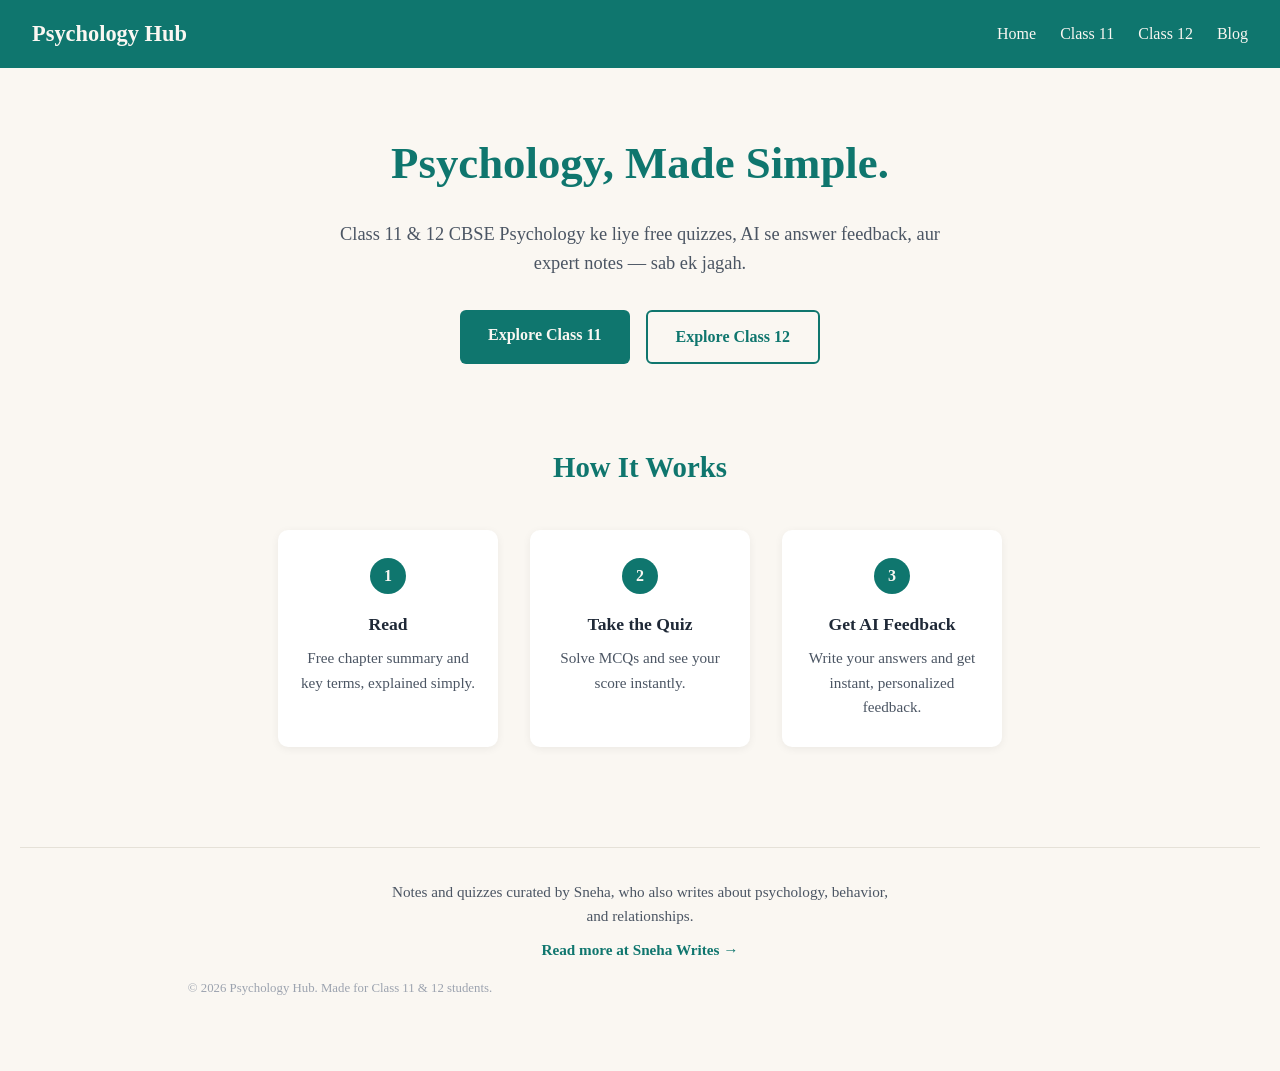
<file: index.html>
<!DOCTYPE html>
<html lang="en">
<head>
  <meta charset="UTF-8">
  <meta name="viewport" content="width=device-width, initial-scale=1.0">
  <title>Psychology Hub - Class 11 & 12</title>
  <link rel="stylesheet" href="css/style.css">
</head>
<body>
<nav class="navbar">
  <div class="logo">Psychology Hub</div>
  <ul class="nav-links">
    <li><a href="index.html">Home</a></li>
    <li><a href="class-11.html">Class 11</a></li>
    <li><a href="class-12.html">Class 12</a></li>
    <li><a href="#">Blog</a></li>
  </ul>
</nav>
 <section class="hero">
  <h1>Psychology, Made Simple.</h1>
  <p>Class 11 & 12 CBSE Psychology ke liye free quizzes, AI se answer feedback, aur expert notes — sab ek jagah.</p>
  <div class="hero-buttons">
    <a href="class-11.html" class="btn btn-primary">Explore Class 11</a>
    <a href="class-12.html" class="btn btn-secondary">Explore Class 12</a>
  </div>
</section>
<section class="how-it-works">
  <h2>How It Works</h2>
  <div class="steps">
    <div class="step">
      <div class="step-number">1</div>
      <h3>Read</h3>
      <p>Free chapter summary and key terms, explained simply.</p>
    </div>
    <div class="step">
      <div class="step-number">2</div>
      <h3>Take the Quiz</h3>
      <p>Solve MCQs and see your score instantly.</p>
    </div>
    <div class="step">
      <div class="step-number">3</div>
      <h3>Get AI Feedback</h3>
      <p>Write your answers and get instant, personalized feedback.</p>
    </div>
  </div>
</section>
<footer class="site-footer">
  <div class="footer-content">
    <p class="footer-bio">
  Notes and quizzes curated by Sneha, who also writes about psychology, behavior, and relationships.
</p>
    <a href="https://writesbysneha.blogspot.com/" target="_blank" class="footer-blog-link">
      Read more at Sneha Writes →
    </a>
  </div>
  <p class="footer-copy">© 2026 Psychology Hub. Made for Class 11 & 12 students.</p>
</footer>
</body>
</html>
</file>
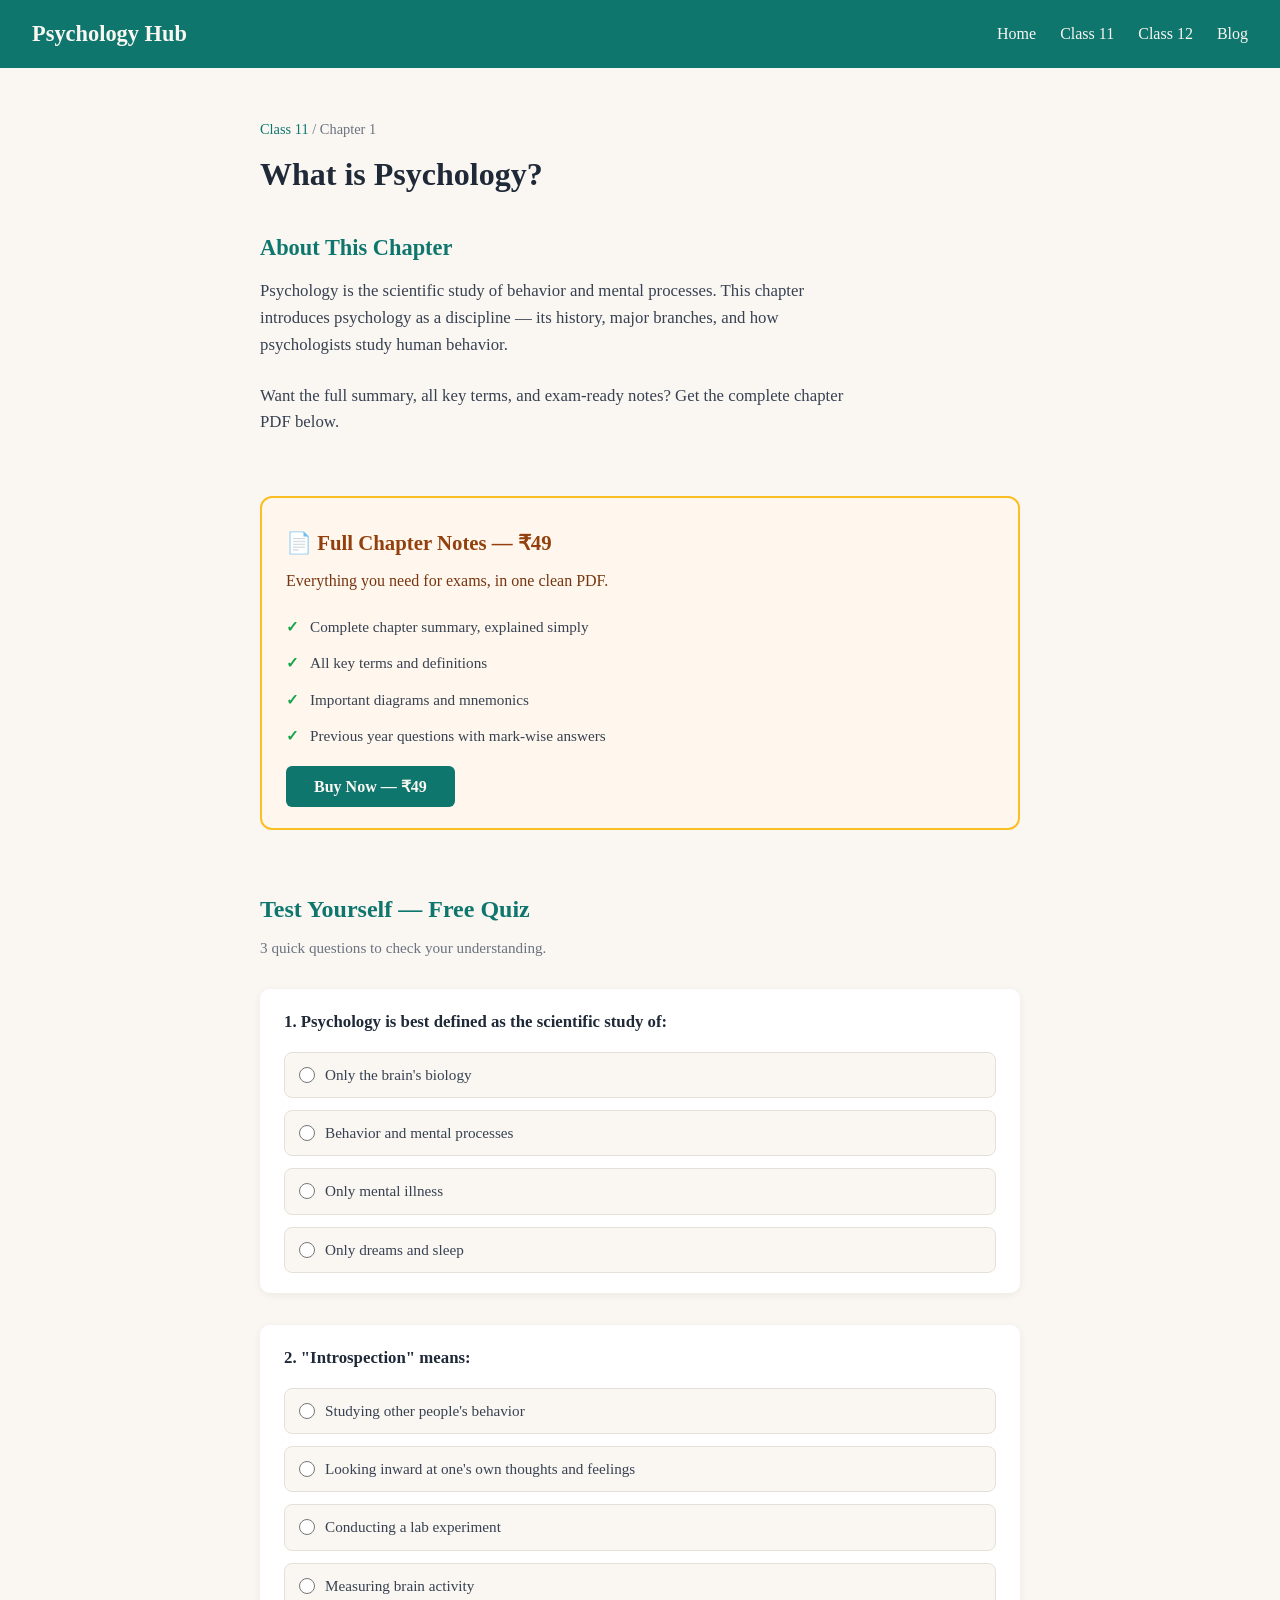
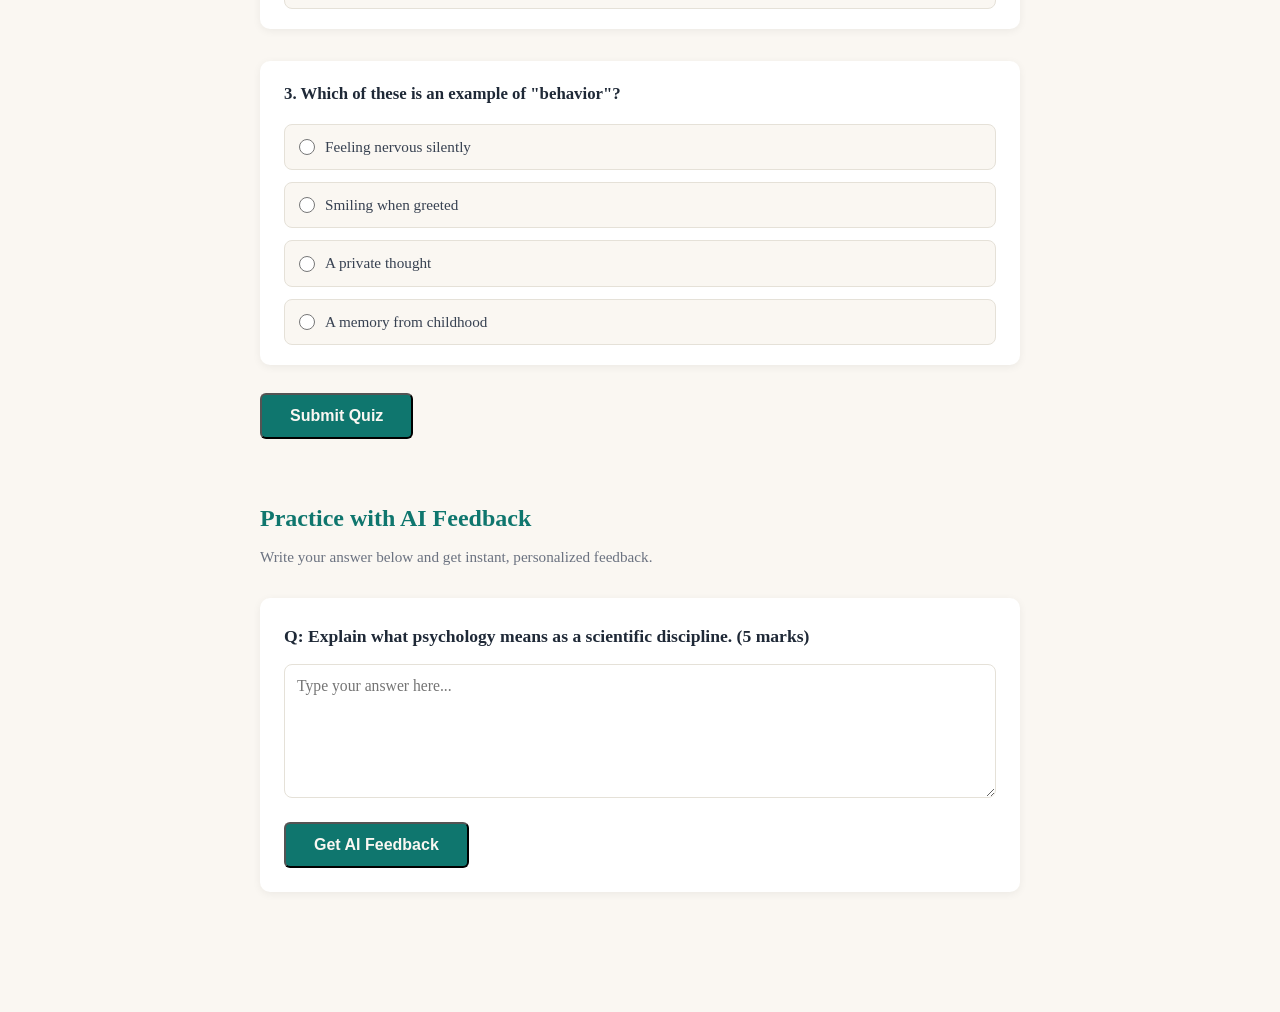
<file: chapter-template.html>
<!DOCTYPE html>
<html lang="en">
<head>
  <meta charset="UTF-8">
  <meta name="viewport" content="width=device-width, initial-scale=1.0">
  <title>What is Psychology? - Psychology Hub</title>
  <link rel="stylesheet" href="css/style.css">
</head>
<body>

  <nav class="navbar">
    <div class="logo">Psychology Hub</div>
    <ul class="nav-links">
      <li><a href="index.html">Home</a></li>
      <li><a href="class-11.html">Class 11</a></li>
      <li><a href="class-12.html">Class 12</a></li>
      <li><a href="#">Blog</a></li>
    </ul>
  </nav>

  <section class="chapter-header">
    <p class="breadcrumb"><a href="class-11.html">Class 11</a> / Chapter 1</p>
    <h1>What is Psychology?</h1>
  </section>

  <section class="chapter-summary">
  <h2>About This Chapter</h2>
  <p>
    Psychology is the scientific study of behavior and mental processes.
    This chapter introduces psychology as a discipline — its history,
    major branches, and how psychologists study human behavior.
  </p>
  <p class="teaser-note">
    Want the full summary, all key terms, and exam-ready notes? Get the complete chapter PDF below.
  </p>
</section>
<section class="notes-promo">
  <div class="notes-promo-card">
    <h3>📄 Full Chapter Notes — ₹49</h3>
    <p>Everything you need for exams, in one clean PDF.</p>
    <ul class="notes-features">
      <li>Complete chapter summary, explained simply</li>
      <li>All key terms and definitions</li>
      <li>Important diagrams and mnemonics</li>
      <li>Previous year questions with mark-wise answers</li>
    </ul>
    <a href="#" class="btn btn-primary">Buy Now — ₹49</a>
  </div>
</section>
<section class="quiz-section" id="quiz">
  <h2>Test Yourself — Free Quiz</h2>
  <p class="quiz-intro">3 quick questions to check your understanding.</p>

  <div class="quiz-container" id="quiz-container">

    <div class="quiz-question" data-question="1">
      <p class="question-text">1. Psychology is best defined as the scientific study of:</p>
      <div class="options">
        <label class="option"><input type="radio" name="q1" value="wrong"> Only the brain's biology</label>
        <label class="option"><input type="radio" name="q1" value="correct"> Behavior and mental processes</label>
        <label class="option"><input type="radio" name="q1" value="wrong"> Only mental illness</label>
        <label class="option"><input type="radio" name="q1" value="wrong"> Only dreams and sleep</label>
      </div>
    </div>

    <div class="quiz-question" data-question="2">
      <p class="question-text">2. "Introspection" means:</p>
      <div class="options">
        <label class="option"><input type="radio" name="q2" value="wrong"> Studying other people's behavior</label>
        <label class="option"><input type="radio" name="q2" value="correct"> Looking inward at one's own thoughts and feelings</label>
        <label class="option"><input type="radio" name="q2" value="wrong"> Conducting a lab experiment</label>
        <label class="option"><input type="radio" name="q2" value="wrong"> Measuring brain activity</label>
      </div>
    </div>

    <div class="quiz-question" data-question="3">
      <p class="question-text">3. Which of these is an example of "behavior"?</p>
      <div class="options">
        <label class="option"><input type="radio" name="q3" value="wrong"> Feeling nervous silently</label>
        <label class="option"><input type="radio" name="q3" value="correct"> Smiling when greeted</label>
        <label class="option"><input type="radio" name="q3" value="wrong"> A private thought</label>
        <label class="option"><input type="radio" name="q3" value="wrong"> A memory from childhood</label>
      </div>
    </div>

  </div>

  <button id="submit-quiz" class="btn btn-primary">Submit Quiz</button>

  <div id="quiz-result" class="quiz-result"></div>

</section>
<section class="ai-evaluator">
  <h2>Practice with AI Feedback</h2>
  <p class="quiz-intro">Write your answer below and get instant, personalized feedback.</p>

  <div class="evaluator-card">
    <p class="eval-question">Q: Explain what psychology means as a scientific discipline. (5 marks)</p>
    
    <textarea id="student-answer" placeholder="Type your answer here..." rows="6"></textarea>
    
    <button id="submit-answer" class="btn btn-primary">Get AI Feedback</button>
    
    <div id="eval-loading" class="eval-loading" style="display: none;">
      Checking your answer...
    </div>

    <div id="eval-result" class="eval-result" style="display: none;"></div>
  </div>
</section>
<script>
  document.getElementById('submit-quiz').addEventListener('click', function() {
    
    const questions = document.querySelectorAll('.quiz-question');
    let score = 0;
    let totalQuestions = questions.length;

    questions.forEach(function(question) {
      const selected = question.querySelector('input[type="radio"]:checked');
      if (selected && selected.value === 'correct') {
        score++;
      }
    });

    // Score ke hisaab se feedback message decide karo
    let feedback = "";
    if (score === totalQuestions) {
      feedback = "Perfect score! You know this chapter well.";
    } else if (score >= totalQuestions / 2) {
      feedback = "Good effort! Review the topics you missed and try again.";
    } else {
      feedback = "No worries — this is just practice. Read the chapter again and give it another shot.";
    }

    const resultDiv = document.getElementById('quiz-result');
    resultDiv.innerHTML = `You scored ${score} out of ${totalQuestions}. ${feedback}`;
    resultDiv.style.color = '#0F766E';

  });
</script>
<script>
  document.getElementById('submit-answer').addEventListener('click', async function() {
    
    const answer = document.getElementById('student-answer').value;

    if (answer.trim() === "") {
      alert("Please write an answer first!");
      return;
    }

    const loadingDiv = document.getElementById('eval-loading');
    const resultDiv = document.getElementById('eval-result');

    // Loading message dikhao, purana result chhupao
    loadingDiv.style.display = "block";
    resultDiv.style.display = "none";

    try {
      const response = await fetch('/.netlify/functions/evaluate-answer', {
        method: 'POST',
        headers: { 'Content-Type': 'application/json' },
        body: JSON.stringify({
          question: "Explain what psychology means as a scientific discipline. (5 marks)",
          studentAnswer: answer
        })
      });

      const data = await response.json();

      loadingDiv.style.display = "none";
      resultDiv.style.display = "block";

      resultDiv.innerHTML = `
        <div class="eval-score">Score: ${data.score} / 5</div>
        <div class="eval-feedback">${data.feedback}</div>
        <div class="eval-missed"><strong>What you could add:</strong> ${data.missedPoints}</div>
      `;

    } catch (error) {
      loadingDiv.style.display = "none";
      resultDiv.style.display = "block";
      resultDiv.innerHTML = "Something went wrong. Please try again in a moment.";
    }

  });
</script>

</body>
</html>
</file>
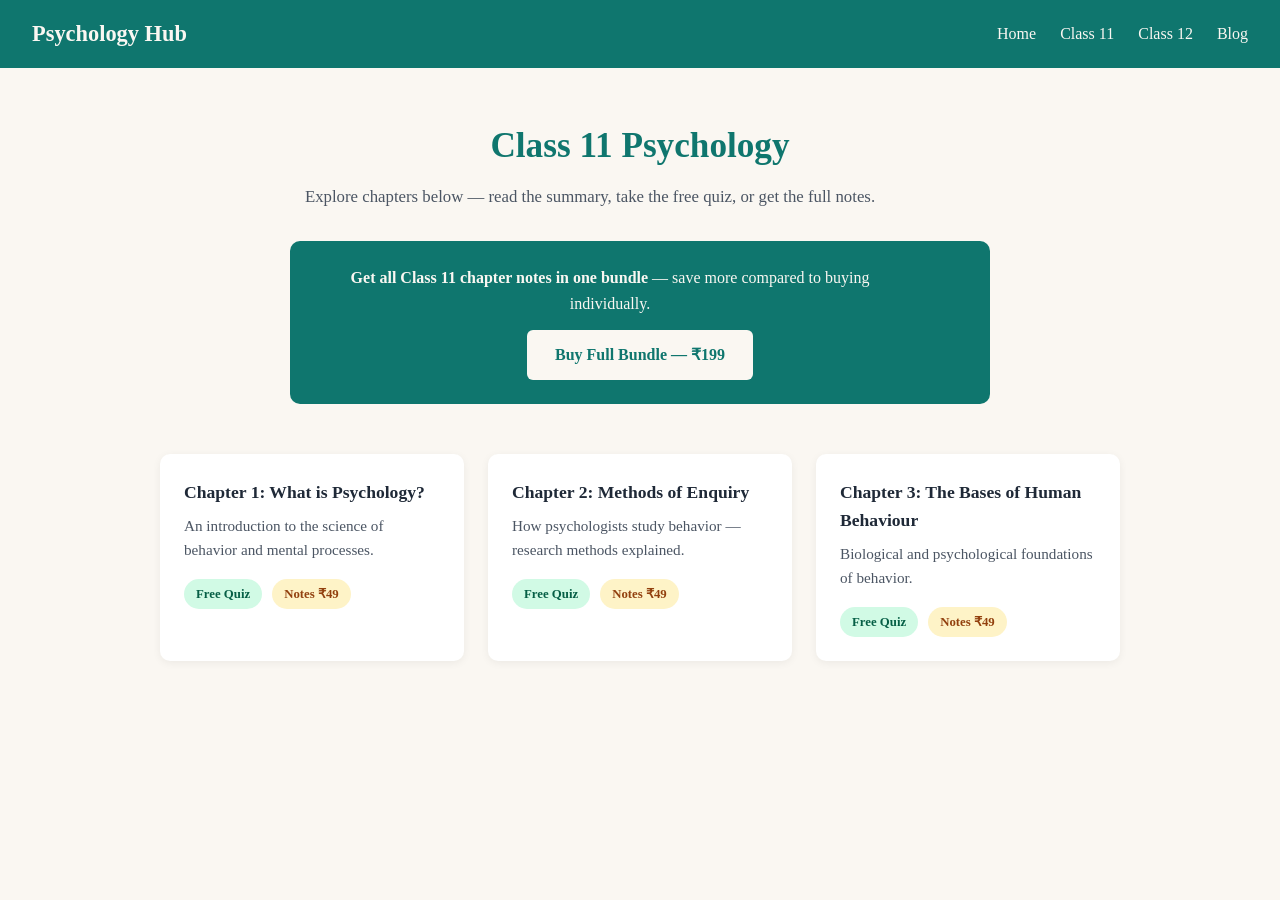
<file: class-11.html>
<!DOCTYPE html>
<html lang="en">
<head>
  <meta charset="UTF-8">
  <meta name="viewport" content="width=device-width, initial-scale=1.0">
  <title>Class 11 - Psychology Hub</title>
  <link rel="stylesheet" href="css/style.css">
</head>
<body>

  <nav class="navbar">
    <div class="logo">Psychology Hub</div>
    <ul class="nav-links">
      <li><a href="index.html">Home</a></li>
      <li><a href="class-11.html">Class 11</a></li>
      <li><a href="class-12.html">Class 12</a></li>
      <li><a href="#">Blog</a></li>
    </ul>
  </nav>

  <section class="dashboard-header">
  <h1>Class 11 Psychology</h1>
  <p>Explore chapters below — read the summary, take the free quiz, or get the full notes.</p>
</section>

<section class="bundle-banner">
  <p><strong>Get all Class 11 chapter notes in one bundle</strong> — save more compared to buying individually.</p>
  <a href="#" class="btn btn-primary">Buy Full Bundle — ₹199</a>
</section>

<section class="chapter-grid">

 <div class="chapter-card">
  <h3>Chapter 1: What is Psychology?</h3>
  <p>An introduction to the science of behavior and mental processes.</p>
  <div class="chapter-badges">
   <a href="chapter.html?id=class-11-chapter-1#quiz" class="badge badge-free">Free Quiz</a>
    <a href="#" class="badge badge-paid">Notes ₹49</a>
  </div>
</div>

  <div class="chapter-card">
  <h3>Chapter 2: Methods of Enquiry</h3>
  <p>How psychologists study behavior — research methods explained.</p>
  <div class="chapter-badges">
    <a href="chapter.html?id=class-11-chapter-2#quiz" class="badge badge-free">Free Quiz</a>
    <a href="#" class="badge badge-paid">Notes ₹49</a>
  </div>
</div>

  <div class="chapter-card">
    <h3>Chapter 3: The Bases of Human Behaviour</h3>
    <p>Biological and psychological foundations of behavior.</p>
    <div class="chapter-badges">
      <span class="badge badge-free">Free Quiz</span>
      <span class="badge badge-paid">Notes ₹49</span>
    </div>
  </div>

</section>

</body>
</html>
</file>
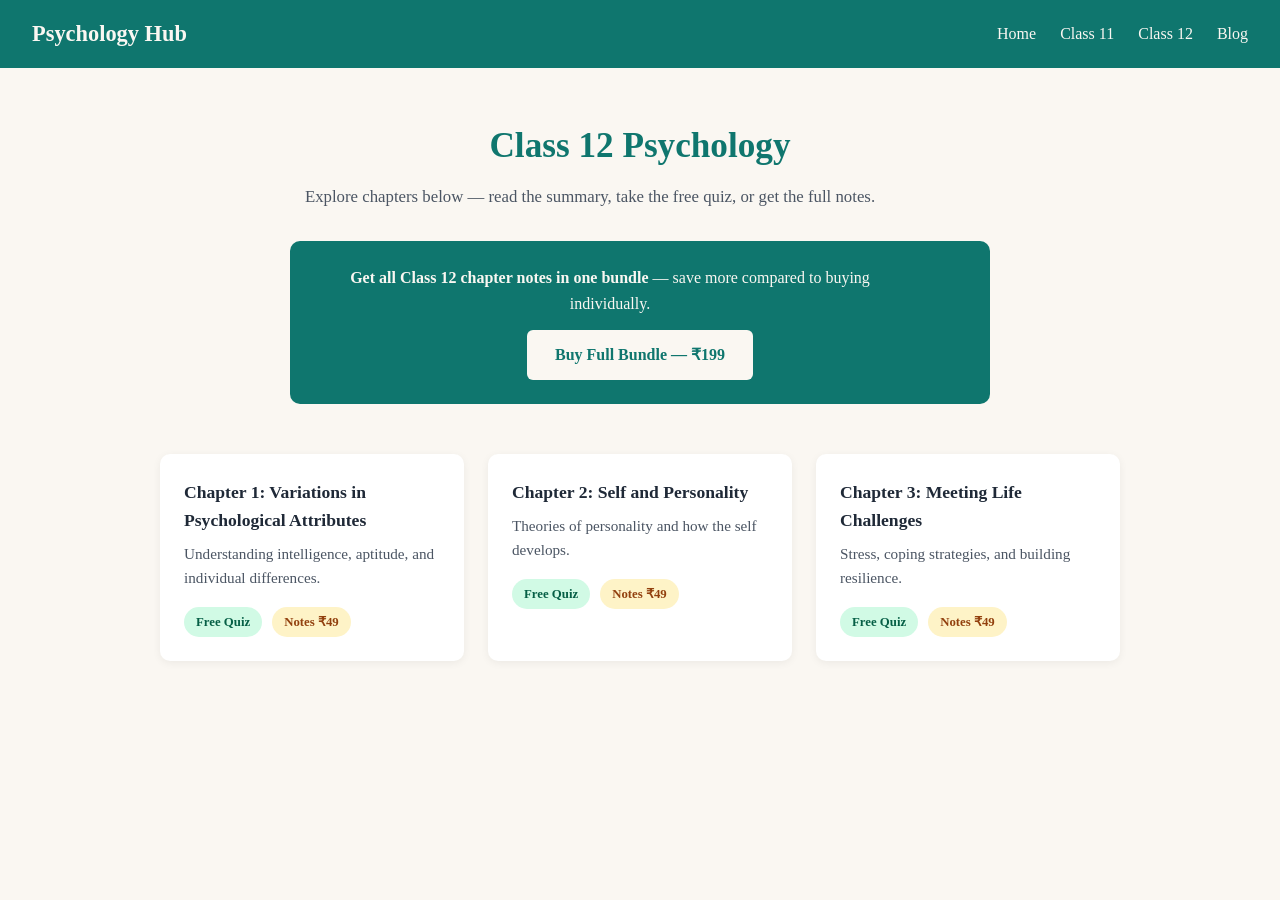
<file: class-12.html>
<!DOCTYPE html>
<html lang="en">
<head>
  <meta charset="UTF-8">
  <meta name="viewport" content="width=device-width, initial-scale=1.0">
  <title>Class 12 - Psychology Hub</title>
  <link rel="stylesheet" href="css/style.css">
</head>
<body>

  <nav class="navbar">
    <div class="logo">Psychology Hub</div>
    <ul class="nav-links">
      <li><a href="index.html">Home</a></li>
      <li><a href="class-11.html">Class 11</a></li>
      <li><a href="class-12.html">Class 12</a></li>
      <li><a href="#">Blog</a></li>
    </ul>
  </nav>
<section class="dashboard-header">
  <h1>Class 12 Psychology</h1>
  <p>Explore chapters below — read the summary, take the free quiz, or get the full notes.</p>
</section>

<section class="bundle-banner">
  <p><strong>Get all Class 12 chapter notes in one bundle</strong> — save more compared to buying individually.</p>
  <a href="#" class="btn btn-primary">Buy Full Bundle — ₹199</a>
</section>

<section class="chapter-grid">

  <div class="chapter-card">
    <h3>Chapter 1: Variations in Psychological Attributes</h3>
    <p>Understanding intelligence, aptitude, and individual differences.</p>
    <div class="chapter-badges">
      <span class="badge badge-free">Free Quiz</span>
      <span class="badge badge-paid">Notes ₹49</span>
    </div>
  </div>

  <div class="chapter-card">
    <h3>Chapter 2: Self and Personality</h3>
    <p>Theories of personality and how the self develops.</p>
    <div class="chapter-badges">
      <span class="badge badge-free">Free Quiz</span>
      <span class="badge badge-paid">Notes ₹49</span>
    </div>
  </div>

  <div class="chapter-card">
    <h3>Chapter 3: Meeting Life Challenges</h3>
    <p>Stress, coping strategies, and building resilience.</p>
    <div class="chapter-badges">
      <span class="badge badge-free">Free Quiz</span>
      <span class="badge badge-paid">Notes ₹49</span>
    </div>
  </div>

</section>

</body>
</html>
</file>
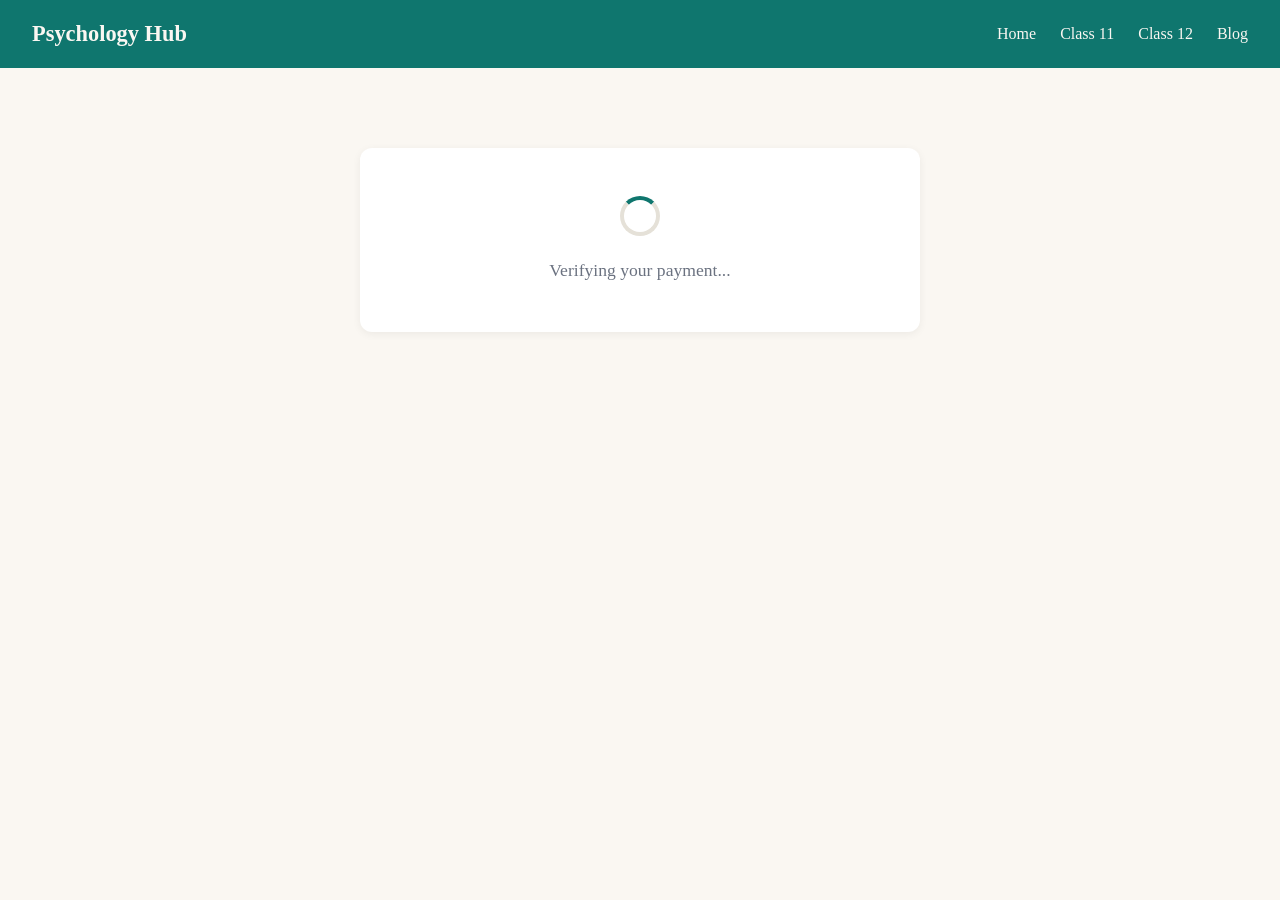
<file: thank-you.html>
<!DOCTYPE html>
<html lang="en">
<head>
  <meta charset="UTF-8">
  <meta name="viewport" content="width=device-width, initial-scale=1.0">
  <title>Thank You - Psychology Hub</title>
  <link rel="stylesheet" href="css/style.css">
</head>
<body>

  <nav class="navbar">
    <div class="logo">Psychology Hub</div>
    <ul class="nav-links">
      <li><a href="index.html">Home</a></li>
      <li><a href="class-11.html">Class 11</a></li>
      <li><a href="class-12.html">Class 12</a></li>
      <li><a href="#">Blog</a></li>
    </ul>
  </nav>

  <section class="thank-you-section">

    <div class="thank-you-card" id="loading-card">
      <div class="spinner"></div>
      <p>Verifying your payment...</p>
    </div>

    <div class="thank-you-card" id="success-card" style="display: none;">
      <div class="success-icon">✅</div>
      <h1>Thank You for Your Purchase!</h1>
      <p>Your payment was successful. Click below to download your notes.</p>
      <a href="#" id="download-link" class="btn btn-primary">Download Your PDF</a>
      <p class="thank-you-note">A copy of this link has also been sent to your email (if provided during checkout).</p>
    </div>

  </section>

  <script>
    const urlParams = new URLSearchParams(window.location.search);
    const chapterId = urlParams.get('id');

    const downloadLinks = {
      "class-11-chapter-1": "https://drive.google.com/your-chapter-1-link-here",
      "class-11-chapter-2": "https://drive.google.com/your-chapter-2-link-here",
      "class-11-bundle": "https://drive.google.com/your-bundle-link-here"
    };

    const link = downloadLinks[chapterId];

    setTimeout(function() {
      document.getElementById('loading-card').style.display = 'none';
      document.getElementById('success-card').style.display = 'block';

      if (link) {
        document.getElementById('download-link').href = link;
      } else {
        document.getElementById('download-link').textContent = "Link not found — contact support";
      }
    }, 1500);
  </script>

</body>
</html>
</file>
<file: css/style.css>
/* Basic Reset - sabhi browsers mein same dikhega */
* {
  margin: 0;
  padding: 0;
  box-sizing: border-box;
}

body {
  font-family: 'Georgia', serif;
  background-color: #FAF7F2;   /* Soft ivory background */
  color: #1F2937;               /* Dark grey text - readable, not harsh black */
  line-height: 1.6;
  padding: 40px 20px;
}

h1 {
  color: #0F766E;               /* Deep teal - trust color */
  font-size: 2.2rem;
  margin-bottom: 16px;
}

p {
  font-size: 1.1rem;
  max-width: 600px;
}
.navbar {
  display: flex;
  justify-content: space-between;
  align-items: center;
  background-color: #0F766E;
  padding: 16px 32px;
  margin: -40px -20px 40px -20px;
}

.logo {
  color: #FAF7F2;
  font-size: 1.4rem;
  font-weight: bold;
}

.nav-links {
  list-style: none;
  display: flex;
  gap: 24px;
}

.nav-links a {
  color: #FAF7F2;
  text-decoration: none;
  font-size: 1rem;
}

.nav-links a {
  color: #FAF7F2;
  text-decoration: none;
  font-size: 1rem;
  transition: color 0.2s ease;
}

.nav-links a:hover {
  color: #99F6E4;
}
.hero {
  text-align: center;
  max-width: 700px;
  margin: 60px auto;
}

.hero h1 {
  font-size: 2.8rem;
}

.hero p {
  font-size: 1.15rem;
  color: #4B5563;
  margin: 20px auto 32px auto;
}

.hero-buttons {
  display: flex;
  justify-content: center;
  gap: 16px;
}

.btn {
  padding: 12px 28px;
  border-radius: 6px;
  text-decoration: none;
  font-size: 1rem;
  font-weight: bold;
}

.btn-primary {
  background-color: #0F766E;
  color: #FAF7F2;
}

.btn-secondary {
  background-color: transparent;
  color: #0F766E;
  border: 2px solid #0F766E;
}
.how-it-works {
  max-width: 900px;
  margin: 80px auto;
  text-align: center;
}

.how-it-works h2 {
  color: #0F766E;
  font-size: 1.8rem;
  margin-bottom: 40px;
}

.steps {
  display: flex;
  justify-content: center;
  gap: 32px;
  flex-wrap: wrap;
}

.step {
  background-color: #ffffff;
  border-radius: 10px;
  padding: 28px 20px;
  width: 220px;
  box-shadow: 0 2px 8px rgba(0, 0, 0, 0.06);
}

.step-number {
  background-color: #0F766E;
  color: #FAF7F2;
  width: 36px;
  height: 36px;
  border-radius: 50%;
  display: flex;
  align-items: center;
  justify-content: center;
  font-weight: bold;
  margin: 0 auto 16px auto;
}

.step h3 {
  color: #1F2937;
  font-size: 1.1rem;
  margin-bottom: 8px;
}

.step p {
  font-size: 0.95rem;
  color: #4B5563;
}
.site-footer {
  margin-top: 100px;
  padding: 32px 20px;
  border-top: 1px solid #E5E1D8;
  text-align: center;
}

.footer-content {
  max-width: 500px;
  margin: 0 auto 16px auto;
}

.footer-bio {
  font-size: 0.95rem;
  color: #4B5563;
  margin-bottom: 8px;
}

.footer-blog-link {
  color: #0F766E;
  font-weight: bold;
  text-decoration: none;
  font-size: 0.95rem;
}

.footer-blog-link:hover {
  text-decoration: underline;
}

.footer-copy {
  font-size: 0.8rem;
  color: #9CA3AF;
}
.dashboard-header {
  text-align: center;
  max-width: 700px;
  margin: 50px auto 30px auto;
}

.dashboard-header h1 {
  color: #0F766E;
  font-size: 2.2rem;
  margin-bottom: 10px;
}

.dashboard-header p {
  color: #4B5563;
  font-size: 1.05rem;
}

.bundle-banner {
  background-color: #0F766E;
  color: #FAF7F2;
  text-align: center;
  padding: 24px 20px;
  border-radius: 10px;
  max-width: 700px;
  margin: 0 auto 50px auto;
}

.bundle-banner p {
  margin-bottom: 14px;
  font-size: 1rem;
}

.bundle-banner .btn-primary {
  background-color: #FAF7F2;
  color: #0F766E;
  display: inline-block;
}

.chapter-grid {
  max-width: 1000px;
  margin: 0 auto 80px auto;
  display: grid;
  grid-template-columns: repeat(auto-fit, minmax(260px, 1fr));
  gap: 24px;
  padding: 0 20px;
}

.chapter-card {
  background-color: #ffffff;
  border-radius: 10px;
  padding: 24px;
  box-shadow: 0 2px 8px rgba(0, 0, 0, 0.06);
  text-decoration: none;     /* NAYI LINE */
  display: block;            /* NAYI LINE */
}

.chapter-card h3 {
  color: #1F2937;
  font-size: 1.1rem;
  margin-bottom: 8px;
}

.chapter-card p {
  color: #4B5563;
  font-size: 0.95rem;
  margin-bottom: 16px;
}

.chapter-badges {
  display: flex;
  gap: 10px;
  flex-wrap: wrap;
}

.badge {
  font-size: 0.8rem;
  font-weight: bold;
  padding: 5px 12px;
  border-radius: 20px;
  text-decoration: none;
  display: inline-block;
  transition: opacity 0.2s ease;
}

.badge:hover {
  opacity: 0.8;
}

.badge-free {
  background-color: #D1FAE5;
  color: #065F46;
}

.badge-paid {
  background-color: #FEF3C7;
  color: #92400E;
}
.chapter-header {
  max-width: 800px;
  margin: 50px auto 30px auto;
  padding: 0 20px;
}

.breadcrumb {
  font-size: 0.9rem;
  color: #6B7280;
  margin-bottom: 8px;
}

.breadcrumb a {
  color: #0F766E;
  text-decoration: none;
}

.chapter-header h1 {
  color: #1F2937;
  font-size: 2rem;
}

.chapter-summary {
  max-width: 800px;
  margin: 0 auto 60px auto;
  padding: 0 20px;
}

.chapter-summary h2 {
  color: #0F766E;
  font-size: 1.4rem;
  margin-bottom: 12px;
}

.chapter-summary p {
  color: #374151;
  font-size: 1.05rem;
  margin-bottom: 24px;
}

.chapter-summary h3 {
  color: #1F2937;
  font-size: 1.1rem;
  margin-bottom: 10px;
}

.key-terms {
  list-style: none;
}

.key-terms li {
  background-color: #ffffff;
  padding: 12px 16px;
  border-radius: 8px;
  margin-bottom: 8px;
  color: #374151;
  font-size: 0.98rem;
}
.notes-promo {
  max-width: 800px;
  margin: 0 auto 60px auto;
  padding: 0 20px;
}

.notes-promo-card {
  background-color: #FFF7ED;
  border: 2px solid #FBBF24;
  border-radius: 12px;
  padding: 28px 24px;
}

.notes-promo-card h3 {
  color: #92400E;
  font-size: 1.3rem;
  margin-bottom: 8px;
}

.notes-promo-card > p {
  color: #78350F;
  font-size: 1rem;
  margin-bottom: 16px;
}

.notes-features {
  list-style: none;
  margin-bottom: 20px;
}

.notes-features li {
  color: #374151;
  font-size: 0.95rem;
  padding: 6px 0;
  padding-left: 24px;
  position: relative;
}

.notes-features li::before {
  content: "✓";
  position: absolute;
  left: 0;
  color: #16A34A;
  font-weight: bold;
}
.quiz-section {
  max-width: 800px;
  margin: 0 auto 60px auto;
  padding: 0 20px;
}

.quiz-section h2 {
  color: #0F766E;
  font-size: 1.5rem;
  margin-bottom: 8px;
}

.quiz-intro {
  color: #6B7280;
  font-size: 0.95rem;
  margin-bottom: 28px;
}

.quiz-container {
  display: flex;
  flex-direction: column;
  gap: 32px;
}

.quiz-question {
  background-color: #ffffff;
  border-radius: 10px;
  padding: 20px 24px;
  box-shadow: 0 2px 8px rgba(0, 0, 0, 0.06);
}

.question-text {
  color: #1F2937;
  font-size: 1.05rem;
  font-weight: bold;
  margin-bottom: 16px;
}

.options {
  display: flex;
  flex-direction: column;
  gap: 12px;
}

.option {
  display: flex;
  align-items: center;
  gap: 10px;
  background-color: #FAF7F2;
  border: 1.5px solid #E5E1D8;
  border-radius: 8px;
  padding: 10px 14px;
  cursor: pointer;
  font-size: 0.95rem;
  color: #374151;
  transition: border-color 0.2s ease, background-color 0.2s ease;
}

.option:hover {
  border-color: #0F766E;
  background-color: #F0FDFA;
}

.option input[type="radio"] {
  accent-color: #0F766E;
  width: 16px;
  height: 16px;
  flex-shrink: 0;
}

#submit-quiz {
  margin-top: 28px;
}

.quiz-result {
  margin-top: 24px;
  font-size: 1.1rem;
  font-weight: bold;
}
.ai-evaluator {
  max-width: 800px;
  margin: 0 auto 80px auto;
  padding: 0 20px;
}

.ai-evaluator h2 {
  color: #0F766E;
  font-size: 1.5rem;
  margin-bottom: 8px;
}

.evaluator-card {
  background-color: #ffffff;
  border-radius: 10px;
  padding: 24px;
  box-shadow: 0 2px 8px rgba(0, 0, 0, 0.06);
  margin-top: 20px;
}

.eval-question {
  font-weight: bold;
  color: #1F2937;
  margin-bottom: 14px;
}

#student-answer {
  width: 100%;
  padding: 12px;
  border: 1.5px solid #E5E1D8;
  border-radius: 8px;
  font-family: inherit;
  font-size: 0.98rem;
  color: #374151;
  resize: vertical;
}

#student-answer:focus {
  outline: none;
  border-color: #0F766E;
}

#submit-answer {
  margin-top: 16px;
}

.eval-loading {
  margin-top: 16px;
  color: #6B7280;
  font-style: italic;
}

.eval-result {
  margin-top: 20px;
  background-color: #F0FDFA;
  border-left: 4px solid #0F766E;
  padding: 16px 20px;
  border-radius: 6px;
}

.eval-result .eval-score {
  font-weight: bold;
  color: #0F766E;
  font-size: 1.1rem;
  margin-bottom: 8px;
}

.eval-result .eval-feedback {
  color: #374151;
  margin-bottom: 8px;
}

.eval-result .eval-missed {
  color: #6B7280;
  font-size: 0.95rem;
}
.thank-you-section {
  max-width: 600px;
  margin: 80px auto;
  padding: 0 20px;
  text-align: center;
}

.thank-you-card {
  background-color: #ffffff;
  border-radius: 12px;
  padding: 48px 32px;
  box-shadow: 0 2px 8px rgba(0, 0, 0, 0.06);
}

.success-icon {
  font-size: 3rem;
  margin-bottom: 16px;
}

.thank-you-card h1 {
  color: #0F766E;
  font-size: 1.8rem;
  margin-bottom: 12px;
}

.thank-you-card p {
  color: #4B5563;
  margin-bottom: 24px;
}

.thank-you-note {
  font-size: 0.85rem;
  color: #9CA3AF;
  margin-top: 20px;
  margin-bottom: 0;
}
.spinner {
  width: 40px;
  height: 40px;
  border: 4px solid #E5E1D8;
  border-top: 4px solid #0F766E;
  border-radius: 50%;
  margin: 0 auto 20px auto;
  animation: spin 0.8s linear infinite;
}

@keyframes spin {
  0% { transform: rotate(0deg); }
  100% { transform: rotate(360deg); }
}

#loading-card p {
  color: #6B7280;
  margin-bottom: 0;
}
</file>
